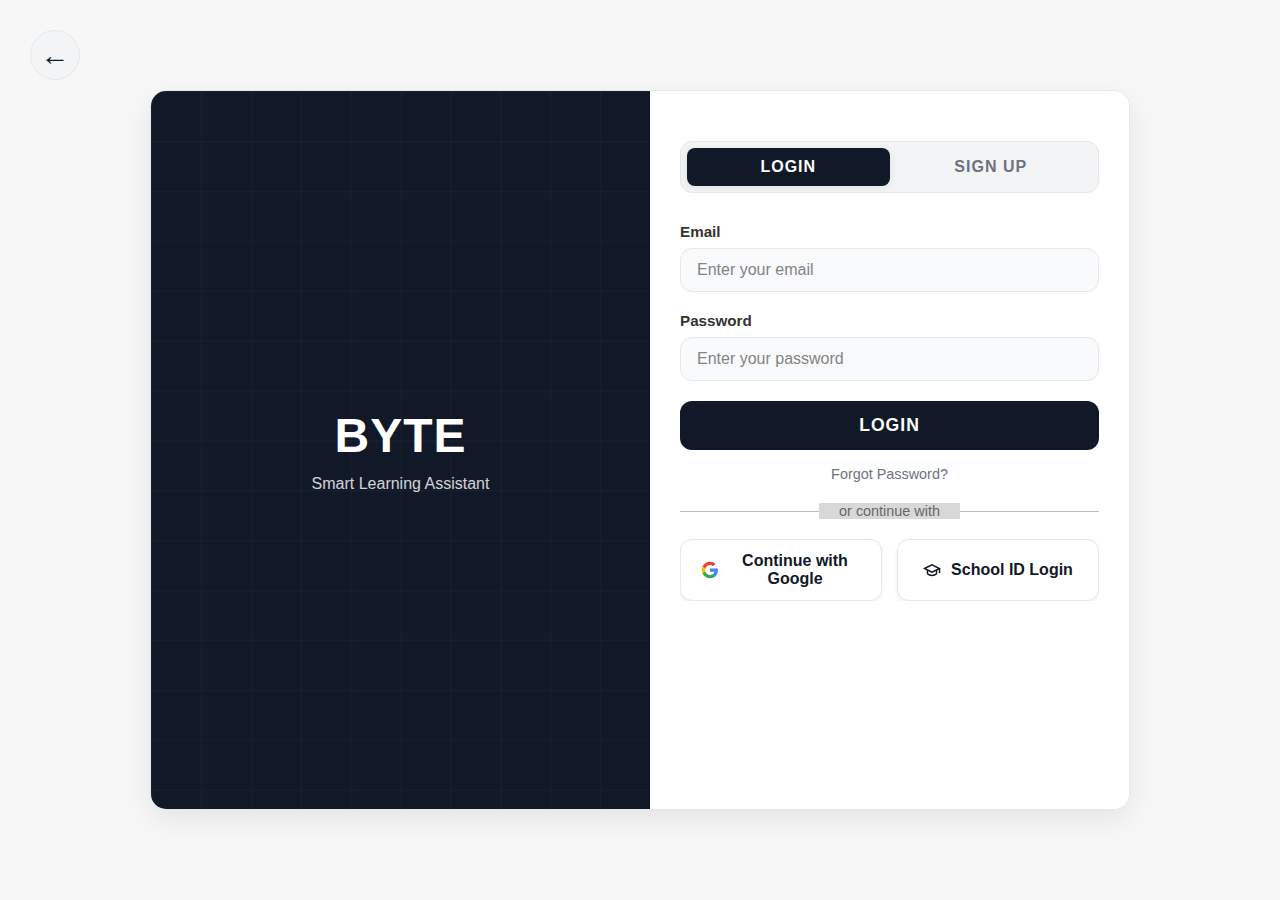
<file: auth.html>
<!DOCTYPE html>
<html lang="en">
<head>
    <meta charset="UTF-8">
    <meta name="viewport" content="width=device-width, initial-scale=1.0">
    <title>BYTE - Login & Sign Up</title>
    <link rel="stylesheet" href="auth-styles.css">
</head>
<body>
    <!-- Auth Page -->
    <div class="auth-page">
        <div class="back-btn" onclick="goToHomepage()"></div>
        <div class="auth-container">
            <div class="left-panel">
                <div class="auth-logo">
                    <h1>BYTE</h1>
                    <p>Smart Learning Assistant</p>
                </div>
            </div>

            <div class="right-panel">
                <div class="auth-toggle">
                    <button class="toggle-btn active" onclick="showLogin()">LOGIN</button>
                    <button class="toggle-btn" onclick="showSignup()">SIGN UP</button>
                </div>

                <div class="form-container">
                    <!-- Login Form -->
                    <form class="login-form active" id="loginForm">
                        <div class="form-group">
                            <label for="loginEmail">Email</label>
                            <input type="email" id="loginEmail" placeholder="Enter your email" required>
                        </div>
                        <div class="form-group">
                            <label for="loginPassword">Password</label>
                            <input type="password" id="loginPassword" placeholder="Enter your password" required>
                        </div>
                        <button type="submit" class="submit-btn">LOGIN</button>
                        <div class="forgot-password">
                            <a href="#" onclick="showForgotPassword()">Forgot Password?</a>
                        </div>
                    </form>

                    <!-- Signup Form -->
                    <form class="signup-form" id="signupForm">
                        <div class="form-group">
                            <label for="signupName">Full Name</label>
                            <input type="text" id="signupName" placeholder="Enter your full name" required>
                        </div>
                        <div class="form-group">
                            <label for="signupEmail">Email</label>
                            <input type="email" id="signupEmail" placeholder="Enter your email" required>
                        </div>
                        <div class="form-group">
                            <label for="signupPassword">Password</label>
                            <input type="password" id="signupPassword" placeholder="Create a password" required>
                        </div>
                        <div class="form-group">
                            <label for="confirmPassword">Confirm Password</label>
                            <input type="password" id="confirmPassword" placeholder="Confirm your password" required>
                        </div>
                        <button type="submit" class="submit-btn">CREATE ACCOUNT</button>
                    </form>

                    <!-- School Login Form -->
                    <form class="school-form" id="schoolForm">
                        <div class="form-group">
                            <label for="schoolName">Full Name</label>
                            <input type="text" id="schoolName" placeholder="Enter your full name" required>
                        </div>
                        <div class="form-group">
                            <label for="schoolEmail">School Email</label>
                            <input type="email" id="schoolEmail" placeholder="Enter your school email" required>
                        </div>
                        <div class="form-group">
                            <label for="schoolCoupon">Coupon Code</label>
                            <input type="text" id="schoolCoupon" placeholder="Enter your school coupon code" required>
                        </div>
                        <button type="submit" class="submit-btn">LOGIN WITH SCHOOL ID</button>
                        <div class="school-info">
                            <p>💡 Use your school email and the coupon code provided by your institution</p>
                        </div>
                    </form>

                    <div class="divider">
                        <span>or continue with</span>
                    </div>

                    <div class="social-login">
                        <button class="social-btn google-btn" onclick="socialLogin('google')">
                            <svg width="18" height="18" viewBox="0 0 24 24">
                                <path fill="#4285F4" d="M22.56 12.25c0-.78-.07-1.53-.2-2.25H12v4.26h5.92c-.26 1.37-1.04 2.53-2.21 3.31v2.77h3.57c2.08-1.92 3.28-4.74 3.28-8.09z"/>
                                <path fill="#34A853" d="M12 23c2.97 0 5.46-.98 7.28-2.66l-3.57-2.77c-.98.66-2.23 1.06-3.71 1.06-2.86 0-5.29-1.93-6.16-4.53H2.18v2.84C3.99 20.53 7.7 23 12 23z"/>
                                <path fill="#FBBC05" d="M5.84 14.09c-.22-.66-.35-1.36-.35-2.09s.13-1.43.35-2.09V7.07H2.18C1.43 8.55 1 10.22 1 12s.43 3.45 1.18 4.93l2.85-2.22.81-.62z"/>
                                <path fill="#EA4335" d="M12 5.38c1.62 0 3.06.56 4.21 1.64l3.15-3.15C17.45 2.09 14.97 1 12 1 7.7 1 3.99 3.47 2.18 7.07l3.66 2.84c.87-2.6 3.3-4.53 6.16-4.53z"/>
                            </svg>
                            Continue with Google
                        </button>
                        <button class="social-btn school-btn" onclick="showSchoolLogin()">
                            <svg width="18" height="18" viewBox="0 0 24 24" fill="none" stroke="currentColor" stroke-width="2">
                                <path d="M22 10v6M2 10l10-5 10 5-10 5z"/>
                                <path d="M6 12v5c3 3 9 3 12 0v-5"/>
                            </svg>
                            School ID Login
                        </button>
                    </div>
                </div>
            </div>
        </div>
    </div>

     <script src="auth-script.js"></script>
</body>
</html>
</file>
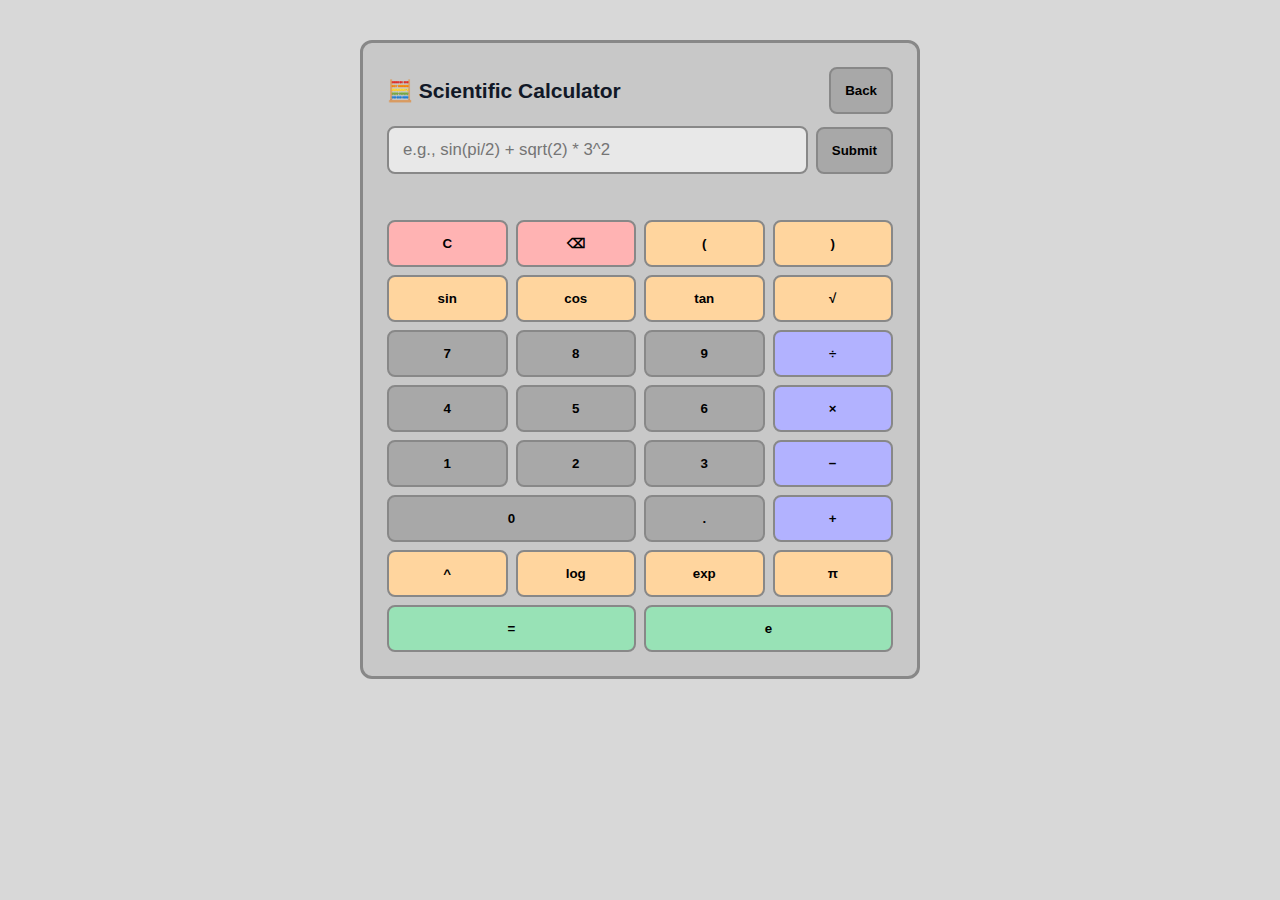
<file: calculator.html>
<!DOCTYPE html>
<html lang="en">
<head>
    <meta charset="UTF-8">
    <meta name="viewport" content="width=device-width, initial-scale=1.0">
    <title>BYTE - Calculator</title>
    <link rel="stylesheet" href="chatbot-styles.css">
    <style>
        body { background:#d8d8d8; font-family: Arial, sans-serif; }
        .wrap { max-width: 560px; margin: 40px auto; background:#c8c8c8; border:3px solid #888; border-radius:12px; padding:24px; }
        .topbar { display:flex; justify-content:space-between; align-items:center; margin-bottom:12px; }
        .display { display:flex; flex-direction:column; gap:8px; margin-bottom:12px; }
        .input { width:100%; padding:12px 14px; border:2px solid #888; border-radius:8px; background:#e8e8e8; font-size:1.05rem; }
        #result { min-height: 24px; margin-top: 2px; color:#111; font-weight:600; padding:4px 2px; }
        .grid { display:grid; grid-template-columns: repeat(4, 1fr); gap:8px; }
        .btn { padding:14px; border:2px solid #888; background:#a8a8a8; border-radius:8px; font-weight:700; cursor:pointer; text-align:center; }
        .btn.op { background:#b2b2ff; }
        .btn.fn { background:#ffd59e; }
        .btn.ctrl { background:#ffb3b3; }
        .btn.equals { background:#98e2b6; grid-column: span 2; }
        .btn.zero { grid-column: span 2; }
        .btn:hover { filter: brightness(0.95); }
    </style>
    <script>
        async function evalServer(expr){
            const res = await fetch('/api/calc', { method:'POST', headers:{'Content-Type':'application/json'}, credentials:'include', body: JSON.stringify({ expression: expr }) });
            const data = await res.json();
            if (!res.ok) throw new Error(data.error || 'Calculation failed');
            return data.result;
        }
        function insert(val){ const i = document.getElementById('expr'); i.value += val; i.focus(); }
        function clr(){ const i = document.getElementById('expr'); i.value=''; document.getElementById('result').textContent=''; i.focus(); }
        function bksp(){ const i = document.getElementById('expr'); i.value = i.value.slice(0, -1); i.focus(); }
        async function calc(){
            const i = document.getElementById('expr'); const out = document.getElementById('result');
            const expr = (i.value||'').trim(); if(!expr){ out.textContent='Enter an expression'; return; }
            out.textContent = 'Calculating...';
            try { const r = await evalServer(expr); out.textContent = `Result: ${r}`; }
            catch(e){ out.textContent = `Error: ${e.message}`; }
        }
        function back(){ window.history.length > 1 ? window.history.back() : window.location.href = 'chatbot.html'; }
        document.addEventListener('DOMContentLoaded',()=>{ document.getElementById('expr').addEventListener('keydown',e=>{ if(e.key==='Enter'){ calc(); } }); });
    </script>
</head>
<body>
    <div class="wrap">
        <div class="topbar">
            <h2 style="margin:0">🧮 Scientific Calculator</h2>
            <button class="btn" style="flex:none" onclick="back()">Back</button>
        </div>
        <div class="display">
            <div style="display:flex; gap:8px; align-items:center;">
                <input id="expr" class="input" placeholder="e.g., sin(pi/2) + sqrt(2) * 3^2" style="flex:1;">
                <button class="btn" onclick="calc()" title="Submit">Submit</button>
            </div>
            <div id="result"></div>
        </div>
        <div class="grid">
            <button class="btn ctrl" onclick="clr()">C</button>
            <button class="btn ctrl" onclick="bksp()">⌫</button>
            <button class="btn fn" onclick="insert('(')">(</button>
            <button class="btn fn" onclick="insert(')')">)</button>

            <button class="btn fn" onclick="insert('sin(')">sin</button>
            <button class="btn fn" onclick="insert('cos(')">cos</button>
            <button class="btn fn" onclick="insert('tan(')">tan</button>
            <button class="btn fn" onclick="insert('sqrt(')">√</button>

            <button class="btn" onclick="insert('7')">7</button>
            <button class="btn" onclick="insert('8')">8</button>
            <button class="btn" onclick="insert('9')">9</button>
            <button class="btn op" onclick="insert('/')">÷</button>

            <button class="btn" onclick="insert('4')">4</button>
            <button class="btn" onclick="insert('5')">5</button>
            <button class="btn" onclick="insert('6')">6</button>
            <button class="btn op" onclick="insert('*')">×</button>

            <button class="btn" onclick="insert('1')">1</button>
            <button class="btn" onclick="insert('2')">2</button>
            <button class="btn" onclick="insert('3')">3</button>
            <button class="btn op" onclick="insert('-')">−</button>

            <button class="btn zero" onclick="insert('0')">0</button>
            <button class="btn" onclick="insert('.')">.</button>
            <button class="btn op" onclick="insert('+')">+</button>

            <button class="btn fn" onclick="insert('^')">^</button>
            <button class="btn fn" onclick="insert('log(')">log</button>
            <button class="btn fn" onclick="insert('exp(')">exp</button>
            <button class="btn fn" onclick="insert('pi')">π</button>

            <button class="btn equals" onclick="calc()">=</button>
            <button class="btn fn equals" onclick="insert('e')">e</button>
        </div>
    </div>
</body>
</html>
</file>
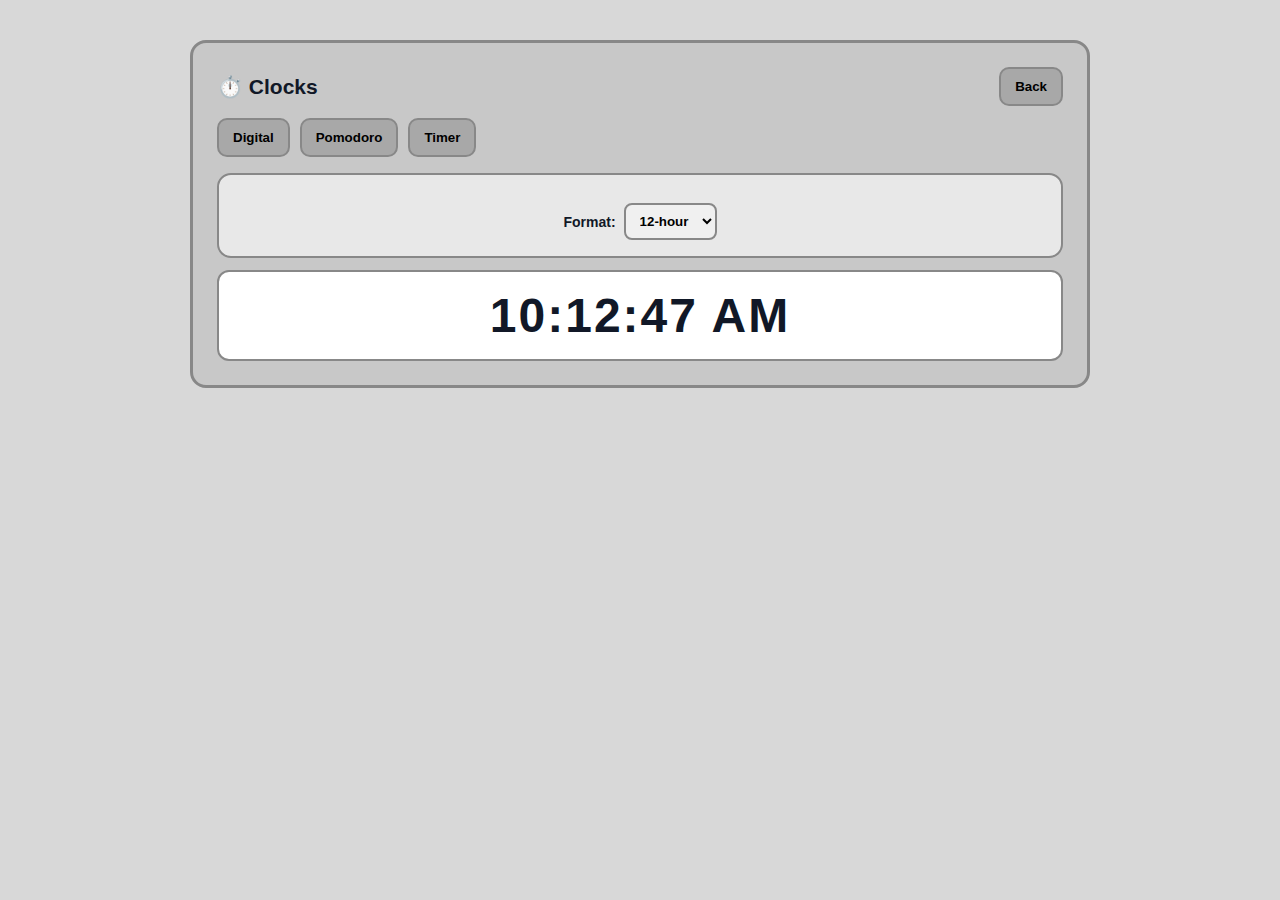
<file: clock.html>
<!DOCTYPE html>
<html lang="en">
<head>
    <meta charset="UTF-8">
    <meta name="viewport" content="width=device-width, initial-scale=1.0">
    <title>BYTE - Clocks</title>
    <link rel="stylesheet" href="chatbot-styles.css">
    <style>
        body { background:#d8d8d8; font-family: Arial, sans-serif; }
        .wrap { max-width: 900px; margin: 40px auto; background:#c8c8c8; border:3px solid #888; border-radius:16px; padding:24px; }
        .tabs { display:flex; gap:10px; margin-bottom:16px; flex-wrap: wrap; }
        .btn { padding:10px 14px; border:2px solid #888; border-radius:10px; background:#a8a8a8; font-weight:700; cursor:pointer; }
        .btn:hover { filter:brightness(0.95); }
        .section { display:none; }
        .section.active { display:block; }
        .row { display:flex; gap:12px; margin:12px 0; align-items:center; flex-wrap: wrap; }
        .num { width:110px; padding:10px; border:2px solid #888; border-radius:10px; background:#e8e8e8; text-align:center; font-weight:700; }
        .pill { padding:8px 12px; border:2px solid #888; border-radius:999px; background:#b8f0b8; font-weight:700; }
        .card { background:#e8e8e8; border:2px solid #888; border-radius:14px; padding:16px; }

        /* Digital clock */
        .clock-display { font-size: 3rem; font-weight: 900; text-align:center; padding: 16px 24px; border:2px solid #888; border-radius:12px; background:#ffffff; letter-spacing: 2px; }
        .options { display:flex; gap:10px; align-items:center; justify-content:center; margin-top:12px; }
        label.switch { display:inline-flex; align-items:center; gap:8px; font-weight:700; }
        select { padding:8px 10px; border:2px solid #888; border-radius:8px; background:#f0f0f0; font-weight:700; }

        /* Pomodoro visuals (flat card with progress bar) */
        .pomo-display { font-size: 3rem; font-weight: 900; text-align:center; padding: 16px 24px; border:2px solid #888; border-radius:12px; background:#ffffff; letter-spacing: 2px; min-width: 260px; }
        .pbar { width: 100%; height: 12px; background:#eee; border:2px solid #888; border-radius: 999px; overflow: hidden; }
        .pbar .bar { height: 100%; width: 0%; background: linear-gradient(90deg, #98e2b6, #4ade80); transition: width 0.3s ease; }
        .pomo-controls { display:flex; gap:10px; justify-content:center; flex-wrap: wrap; }

        /* Timer card */
        .timer-card { display:flex; align-items:center; justify-content:center; gap:16px; }
        .timer-display { font-size:56px; font-weight:900; padding:10px 18px; border:2px solid #888; border-radius:12px; background:#fff; min-width:200px; text-align:center; }
    </style>
    <script>
        // Digital clock helpers
        let hour12 = true;
        function setMode(sel){ hour12 = (sel.value === '12'); updateDigital(); }
        function updateDigital(){
            const el = document.getElementById('digitalNow');
            const opts = { hour12: hour12, hour: '2-digit', minute: '2-digit', second: '2-digit' };
            el.textContent = new Date().toLocaleTimeString([], opts);
        }

        // Timer
        let timerId = null, timerLeft = 0, timerTotal = 0;
        function startTimer(){
            const m = parseInt(document.getElementById('timerMin').value||'0',10);
            const s = parseInt(document.getElementById('timerSec').value||'0',10);
            timerLeft = m*60 + s;
            timerTotal = timerLeft;
            updateTimerDisplay();
            if (timerId) clearInterval(timerId);
            timerId = setInterval(()=>{ if (timerLeft>0){ timerLeft--; updateTimerDisplay(); } else { clearInterval(timerId); alert('Timer finished!'); } }, 1000);
        }
        function stopTimer(){ if (timerId) clearInterval(timerId); }
        function resetTimer(){ stopTimer(); timerLeft = 0; timerTotal = 0; updateTimerDisplay(); }
        function updateTimerDisplay(){
            const mm = Math.floor(timerLeft/60).toString().padStart(2,'0');
            const ss = (timerLeft%60).toString().padStart(2,'0');
            document.getElementById('timerDisplay').textContent = `${mm}:${ss}`;
            const pct = timerTotal>0 ? Math.min(100, Math.max(0, ((timerTotal - timerLeft)/timerTotal)*100)) : 0;
            const bar = document.getElementById('timerBar');
            if (bar) bar.style.width = pct + '%';
        }

        // Pomodoro
        let pomoId = null, pomoLeft = 0, pomoMode = 'focus', focusM=25, breakM=5;
        function applyPomoSettings(){ focusM = parseInt(document.getElementById('pFocus').value||'25',10); breakM = parseInt(document.getElementById('pBreak').value||'5',10); }
        function startPomodoro(){ applyPomoSettings(); switchPomo('focus'); if (pomoId) clearInterval(pomoId); pomoId = setInterval(pomoTick, 1000); }
        function stopPomodoro(){ if (pomoId) clearInterval(pomoId); }
        function resetPomodoro(){ stopPomodoro(); switchPomo('focus'); }
        function switchPomo(mode){ pomoMode = mode; pomoLeft = (mode==='focus'? focusM: breakM)*60; updatePomoDisplay(); }
        function pomoTick(){ if (pomoLeft>0){ pomoLeft--; updatePomoDisplay(); } else { if (pomoMode==='focus'){ alert('Focus done! Break time.'); switchPomo('break'); } else { alert('Break done! Back to focus.'); switchPomo('focus'); } } }
        function updatePomoDisplay(){
            const total = (pomoMode==='focus'? focusM: breakM)*60;
            const mm=Math.floor(pomoLeft/60).toString().padStart(2,'0');
            const ss=(pomoLeft%60).toString().padStart(2,'0');
            document.getElementById('pomoDisplay').textContent=`${mm}:${ss}`;
            document.getElementById('pomoMode').textContent = pomoMode.toUpperCase();
            const pct = total>0 ? Math.min(100, Math.max(0, ((total - pomoLeft)/total)*100)) : 0;
            const bar = document.getElementById('pomoBar');
            if (bar) bar.style.width = pct + '%';
        }

        function showTab(id){ document.querySelectorAll('.section').forEach(s=>s.classList.remove('active')); document.getElementById(id).classList.add('active'); }
        document.addEventListener('DOMContentLoaded', ()=>{ showTab('tab-digital'); updateDigital(); setInterval(updateDigital, 500); });
    </script>
</head>
<body>
    <div class="wrap">
        <div style="display:flex; justify-content:space-between; align-items:center; margin-bottom:12px;">
            <h2 style="margin:0;">⏱️ Clocks</h2>
            <button class="btn" onclick="window.location.href='chatbot.html'">Back</button>
        </div>
        <div class="tabs">
            <button class="btn" onclick="showTab('tab-digital')">Digital</button>
            <button class="btn" onclick="showTab('tab-pomodoro')">Pomodoro</button>
            <button class="btn" onclick="showTab('tab-timer')">Timer</button>
        </div>

        <div id="tab-digital" class="section">
            <div class="card" style="margin-bottom:12px;">
                <div class="options">
                    <label class="switch">Format:
                        <select onchange="setMode(this)">
                            <option value="12" selected>12-hour</option>
                            <option value="24">24-hour</option>
                        </select>
                    </label>
                </div>
            </div>
            <div class="clock-display" id="digitalNow">--:--:--</div>
        </div>

        <div id="tab-pomodoro" class="section">
            <div class="card" style="margin-bottom:12px;">
                <div class="row" style="justify-content:center;">
                    <span class="pill" id="pomoMode">FOCUS</span>
                </div>
                <div class="row" style="justify-content:center;">
                    <div class="pomo-display" id="pomoDisplay">25:00</div>
                </div>
                <div class="row">
                    <div class="pbar" style="flex:1;">
                        <div class="bar" id="pomoBar"></div>
                    </div>
                </div>
            </div>
            <div class="row" style="justify-content:center;">
                <label>Focus (min): <input class="num" id="pFocus" type="number" value="25" min="1"></label>
                <label>Break (min): <input class="num" id="pBreak" type="number" value="5" min="1"></label>
            </div>
            <div class="pomo-controls">
                <button class="btn" onclick="startPomodoro()">Start</button>
                <button class="btn" onclick="stopPomodoro()">Stop</button>
                <button class="btn" onclick="resetPomodoro()">Reset</button>
            </div>
        </div>

        <div id="tab-timer" class="section">
            <div class="card" style="padding:20px;">
                <div class="timer-card">
                    <div class="timer-display" id="timerDisplay">00:00</div>
                    <div style="display:flex; flex-direction:column; gap:8px;">
                        <label>Minutes <input class="num" id="timerMin" type="number" value="0" min="0"></label>
                        <label>Seconds <input class="num" id="timerSec" type="number" value="0" min="0" max="59"></label>
                    </div>
                </div>
                <div class="row">
                    <div class="pbar" style="flex:1;">
                        <div class="bar" id="timerBar"></div>
                    </div>
                </div>
                <div class="row" style="justify-content:center;">
                    <button class="btn" onclick="startTimer()">Start</button>
                    <button class="btn" onclick="stopTimer()">Stop</button>
                    <button class="btn" onclick="resetTimer()">Reset</button>
                </div>
            </div>
        </div>
    </div>
</body>
</html>
</file>
<file: auth-styles.css>
* {
    margin: 0;
    padding: 0;
    box-sizing: border-box;
}

body {
    font-family: 'Arial', sans-serif;
    background: #f7f7f8; /* ChatGPT-like neutral */
    overflow-x: hidden;
    color: #111827;
}

/* Auth Page */
.auth-page {
    width: 100vw;
    height: 100vh;
    background: #f7f7f8;
    border: none;
    box-sizing: border-box;
    position: relative;
    display: flex;
    align-items: center;
    justify-content: center;
}

.back-btn {
    position: absolute;
    top: 30px;
    left: 30px;
    width: 50px;
    height: 50px;
    background: #f3f4f6;
    border: 1px solid #e5e7eb;
    border-radius: 50%;
    display: flex;
    align-items: center;
    justify-content: center;
    cursor: pointer;
    transition: all 0.3s ease;
    z-index: 10;
}

.back-btn:hover {
    background: #e5e7eb;
}

.back-btn::after {
    content: '←';
    font-size: 1.8rem;
    color: #111827;
    font-weight: bold;
}

.auth-container {
    width: 90%;
    max-width: 980px;
    height: 80vh;
    min-height: 600px;
    max-height: 800px;
    background: #ffffff;
    border: 1px solid #e5e7eb;
    border-radius: 16px;
    display: flex;
    overflow: hidden;
    box-shadow: 0 10px 30px rgba(0, 0, 0, 0.08);
}

/* Left Panel */
.left-panel {
    flex: 1;
    background: #111827;
    display: flex;
    align-items: center;
    justify-content: center;
    padding: 40px;
    position: relative;
}

.left-panel::before {
    content: '';
    position: absolute;
    top: 0;
    left: 0;
    right: 0;
    bottom: 0;
    background: url('data:image/svg+xml,<svg xmlns="http://www.w3.org/2000/svg" viewBox="0 0 100 100"><defs><pattern id="grid" width="10" height="10" patternUnits="userSpaceOnUse"><path d="M 10 0 L 0 0 0 10" fill="none" stroke="%23ffffff" stroke-width="0.5" opacity="0.1"/></pattern></defs><rect width="100" height="100" fill="url(%23grid)"/></svg>');
    opacity: 0.3;
}

.auth-logo {
    text-align: center;
    z-index: 2;
}

.auth-logo h1 {
    font-size: 3rem;
    font-weight: 800;
    color: #ffffff;
    letter-spacing: 1px;
    margin-bottom: 12px;
}

.auth-logo p {
    font-size: 1rem;
    color: #e5e7eb;
    opacity: 0.9;
    font-weight: 400;
}

/* Right Panel */
.right-panel {
    flex: 1;
    background: #ffffff;
    padding: 30px;
    display: flex;
    flex-direction: column;
    justify-content: flex-start;
    overflow-y: auto;
    max-height: 100%;
}

.auth-toggle {
    display: flex;
    margin: 20px 0 30px 0;
    background: #f3f4f6;
    border-radius: 12px;
    padding: 6px;
    border: 1px solid #e5e7eb;
}

.toggle-btn {
    flex: 1;
    padding: 10px 16px;
    background: transparent;
    color: #6b7280;
    border: none;
    border-radius: 8px;
    font-size: 1rem;
    font-weight: 600;
    cursor: pointer;
    transition: all 0.3s ease;
    text-transform: uppercase;
    letter-spacing: 1px;
}

.toggle-btn.active {
    background: #111827;
    color: #fff;
    box-shadow: 0 2px 8px rgba(0, 0, 0, 0.08);
}

.toggle-btn:hover:not(.active) {
    background: #e5e7eb;
    color: #111827;
}

/* Forms */
.form-container {
    position: relative;
}

.login-form, .signup-form {
    display: none;
}

.login-form.active, .signup-form.active {
    display: block;
}

.form-group {
    margin-bottom: 20px;
}

.form-group label {
    display: block;
    margin-bottom: 8px;
    color: #333;
    font-weight: 600;
    font-size: 0.95rem;
}

.form-group input {
    width: 100%;
    padding: 12px 16px;
    background: #f9fafb;
    border: 1px solid #e5e7eb;
    border-radius: 12px;
    font-size: 1rem;
    color: #111827;
    transition: all 0.3s ease;
    outline: none;
}

.form-group input:focus {
    border-color: #9ca3af;
    background: #ffffff;
    box-shadow: 0 0 0 3px rgba(17,24,39,0.15);
}

.form-group input::placeholder {
    color: #666;
    opacity: 0.8;
}

/* Password Strength */
.password-strength {
    margin-top: 10px;
}

.strength-bar {
    width: 100%;
    height: 6px;
    background: #e0e0e0;
    border-radius: 3px;
    overflow: hidden;
    margin-bottom: 8px;
}

.strength-fill {
    height: 100%;
    transition: all 0.3s ease;
    border-radius: 3px;
}

.strength-fill.weak {
    width: 33%;
    background: #ff4757;
}

.strength-fill.medium {
    width: 66%;
    background: #ffa502;
}

.strength-fill.strong {
    width: 100%;
    background: #2ed573;
}

#strengthText {
    font-size: 0.85rem;
    font-weight: 500;
}

#strengthText.weak {
    color: #ff4757;
}

#strengthText.medium {
    color: #ffa502;
}

#strengthText.strong {
    color: #2ed573;
}

.submit-btn {
    width: 100%;
    padding: 14px 20px;
    background: #111827;
    color: #fff;
    border: none;
    border-radius: 12px;
    font-size: 1.1rem;
    font-weight: 600;
    cursor: pointer;
    transition: all 0.3s ease;
    text-transform: uppercase;
    letter-spacing: 1px;
    margin-bottom: 15px;
}

.submit-btn:hover {
    background: #0f172a;
}

.submit-btn:active {
    transform: translateY(0);
}

.forgot-password {
    text-align: center;
    margin-bottom: 20px;
}

.forgot-password a {
    color: #6b7280;
    text-decoration: none;
    font-size: 0.9rem;
    font-weight: 500;
    transition: color 0.3s ease;
}

.forgot-password a:hover {
    color: #111827;
}

/* Divider */
.divider {
    position: relative;
    text-align: center;
    margin: 20px 0;
    color: #666;
    font-size: 0.9rem;
}

.divider::before {
    content: '';
    position: absolute;
    top: 50%;
    left: 0;
    right: 0;
    height: 1px;
    background: #bbb;
    z-index: 1;
}

.divider span {
    background: #d8d8d8;
    padding: 0 20px;
    position: relative;
    z-index: 2;
}

/* Social Login */
.social-login {
    display: flex;
    gap: 15px;
}

.social-btn {
    flex: 1;
    padding: 12px 20px;
    background: #f9fafb;
    color: #111827;
    border: 1px solid #e5e7eb;
    border-radius: 12px;
    font-size: 1rem;
    font-weight: 600;
    cursor: pointer;
    transition: all 0.3s ease;
    display: flex;
    align-items: center;
    justify-content: center;
    gap: 10px;
}

.social-btn:hover {
    background: #f3f4f6;
    border-color: #d1d5db;
}

.social-btn span {
    font-size: 1.2rem;
}

/* Google Button Specific Styling */
.google-btn {
    background: #fff !important;
    color: #111827 !important;
    border: 1px solid #e5e7eb !important;
    box-shadow: 0 2px 4px rgba(0,0,0,0.06);
}

.google-btn:hover {
    background: #f9fafb !important;
    border-color: #d1d5db !important;
}

.google-btn svg {
    flex-shrink: 0;
}

/* School Button Specific Styling */
.school-btn {
    background: #fff !important;
    color: #111827 !important;
    border: 1px solid #e5e7eb !important;
    box-shadow: 0 2px 4px rgba(0,0,0,0.06);
}

.school-btn:hover {
    background: #f9fafb !important;
    border-color: #d1d5db !important;
}

.school-btn svg {
    flex-shrink: 0;
}

/* School Form Styling */
.school-form {
    display: none;
    opacity: 0;
    transform: translateY(20px);
    transition: all 0.3s ease;
}

.school-form.active {
    display: block;
    opacity: 1;
    transform: translateY(0);
}

.school-info {
    margin-top: 15px;
    padding: 10px;
    background: #f3f4f6;
    border-radius: 8px;
    border-left: 4px solid #e5e7eb;
}

.school-info p {
    margin: 0;
    font-size: 0.85rem;
    color: #2e7d32;
    line-height: 1.4;
}

/* Animation for form switching */
.form-container {
    overflow: hidden;
}

.login-form, .signup-form {
    transition: all 0.3s ease;
}

/* Loading animation */
.loading {
    position: relative;
    pointer-events: none;
}

.loading::after {
    content: '';
    position: absolute;
    top: 50%;
    left: 50%;
    width: 20px;
    height: 20px;
    margin: -10px 0 0 -10px;
    border: 2px solid transparent;
    border-top: 2px solid #fff;
    border-radius: 50%;
    animation: spin 1s linear infinite;
}

@keyframes spin {
    to {
        transform: rotate(360deg);
    }
}

/* Responsive Design */
@media (max-width: 768px) {
    .auth-container {
        width: 95%;
        height: 90vh;
        flex-direction: column;
    }

    .left-panel {
        flex: 0.4;
        padding: 20px;
    }

    .auth-logo h1 {
        font-size: 3rem;
    }

    .auth-logo p {
        font-size: 1.1rem;
    }

    .right-panel {
        flex: 0.6;
        padding: 30px 20px;
    }

    .social-login {
        flex-direction: column;
    }

    .back-btn {
        top: 20px;
        left: 20px;
        width: 40px;
        height: 40px;
    }

    .back-btn::after {
        font-size: 1.5rem;
    }
}

@media (max-width: 480px) {
    .auth-container {
        width: 100%;
        height: 100vh;
        border-radius: 0;
    }

    .left-panel {
        padding: 15px;
    }

    .auth-logo h1 {
        font-size: 2.5rem;
    }

    .right-panel {
        padding: 20px 15px;
    }

    .form-group input {
        padding: 12px 16px;
    }

    .submit-btn {
        padding: 14px 16px;
    }
}
</file>
<file: chatbot-styles.css>
* {
    margin: 0;
    padding: 0;
    box-sizing: border-box;
}

body {
    font-family: 'Arial', sans-serif;
    background: #ffffff; /* White background */
    /* Allow internal panels to scroll; page itself stays fixed */
    overflow: hidden;
    font-size: 14px;
    color: #111827;
}

/* Main Chatbot Page Layout */
.chatbot-page {
    width: 100vw;
    /* Use dynamic viewport units so mobile toolbars don't crop content */
    height: 100dvh;
    background: #ffffff;
    border: none;
    box-sizing: border-box;
    display: flex;
    position: relative;
}

/* Sidebar */
.sidebar {
    width: 280px;
    background: #ffffff;
    border-right: 1px solid #e5e7eb;
    display: flex;
    flex-direction: column;
    transition: all 0.3s ease;
    z-index: 200;
}

.sidebar.collapsed {
    width: 0;
    min-width: 0;
    overflow: hidden;
}

.sidebar-header {
    padding: 16px;
    border-bottom: 1px solid #e5e7eb;
    background: #ffffff;
}

.sidebar-header h3 {
    font-size: 0.95rem;
    font-weight: 700;
    color: #6b7280;
    margin-bottom: 12px;
    text-transform: uppercase;
    letter-spacing: 0.04em;
}

.new-chat-btn {
    width: 100%;
    padding: 10px 14px;
    background: #f3f4f6;
    color: #111827;
    border: 1px solid #e5e7eb;
    border-radius: 10px;
    font-size: 0.95rem;
    font-weight: 600;
    cursor: pointer;
    transition: background 0.2s ease, border-color 0.2s ease;
}

.new-chat-btn:hover {
    background: #e5e7eb;
    border-color: #d1d5db;
}

/* Chat List */
.chat-list {
    flex: 1;
    overflow-y: auto;
    padding: 10px;
}

.no-chats {
    text-align: center;
    color: #666;
    font-style: italic;
    padding: 20px;
    line-height: 1.4;
}

.chat-item {
    display: flex;
    align-items: center;
    justify-content: space-between;
    padding: 12px;
    margin-bottom: 8px;
    background: transparent;
    border: 1px solid transparent;
    border-radius: 10px;
    cursor: pointer;
    transition: all 0.3s ease;
}

.chat-item:hover {
    background: #f3f4f6;
    border-color: #e5e7eb;
}

.chat-item.active {
    background: #eef2ff;
    border-color: #c7d2fe;
}

.chat-item-content {
    flex: 1;
    min-width: 0;
}

.chat-title {
    font-size: 0.9rem;
    font-weight: 600;
    color: #333;
    margin-bottom: 4px;
    overflow: hidden;
    text-overflow: ellipsis;
    white-space: nowrap;
}

.chat-preview {
    font-size: 0.8rem;
    color: #666;
    overflow: hidden;
    text-overflow: ellipsis;
    white-space: nowrap;
}

.chat-date {
    font-size: 0.8rem;
    color: #666;
}

.chat-item-actions {
    margin-left: 8px;
    display: flex;
    gap: 5px;
}

.chat-action-btn {
    background: none;
    border: none;
    font-size: 1rem;
    cursor: pointer;
    padding: 4px;
    border-radius: 4px;
    color: #666;
    transition: all 0.2s ease;
}

.chat-action-btn:hover {
    background: #999;
    color: #fff;
}

/* Chat Rename Input Field */
.chat-rename-input {
    width: 100%;
    background: #e8e8e8;
    border: 1px solid #999;
    border-radius: 4px;
    padding: 4px 8px;
    font-size: 0.9rem;
    font-weight: 600;
    color: #333;
    outline: none;
    box-shadow: 0 0 0 2px transparent;
    transition: box-shadow 0.2s ease;
}

.chat-rename-input:focus {
    box-shadow: 0 0 0 2px #4CAF50;
}

/* Sidebar Footer */
.sidebar-footer {
    padding: 12px 16px;
    border-top: 1px solid #e5e7eb;
    background: #ffffff;
}

.user-info {
    display: flex;
    align-items: center;
    gap: 10px;
    margin-bottom: 12px;
    padding: 8px;
    background: #f9fafb;
    border-radius: 10px;
}

.user-avatar-small {
    width: 35px;
    height: 35px;
    background: #111827;
    color: #fff;
    border-radius: 50%;
    display: flex;
    align-items: center;
    justify-content: center;
    font-weight: 600;
    font-size: 1rem;
}

.user-details {
    flex: 1;
    min-width: 0;
}

.user-name {
    font-size: 0.9rem;
    font-weight: 600;
    color: #333;
    overflow: hidden;
    text-overflow: ellipsis;
    white-space: nowrap;
}

.user-email {
    font-size: 0.8rem;
    color: #666;
    overflow: hidden;
    text-overflow: ellipsis;
    white-space: nowrap;
}

.logout-btn {
    width: 100%;
    padding: 10px;
    background: #ef4444;
    color: #fff;
    border: none;
    border-radius: 8px;
    font-size: 0.9rem;
    font-weight: 600;
    cursor: pointer;
    transition: background 0.2s ease;
}

.logout-btn:hover {
    background: #dc2626;
}

/* Main Chat Area */
.main-chat-area {
    flex: 1;
    display: flex;
    flex-direction: column;
    min-width: 0;
}

/* Header */
.chat-header {
    background: #ffffff;
    border-bottom: 1px solid #e5e7eb;
    padding: 12px 16px;
    display: flex;
    align-items: center;
    justify-content: space-between;
    position: relative;
    z-index: 100;
}

.sidebar-toggle {
    width: 40px;
    height: 40px;
    background: #f3f4f6;
    border: 1px solid #e5e7eb;
    border-radius: 50%;
    display: flex;
    align-items: center;
    justify-content: center;
    cursor: pointer;
    transition: all 0.3s ease;
    font-size: 1.2rem;
    color: #111827;
}

.sidebar-toggle:hover {
    background: #e5e7eb;
}

.header-content {
    text-align: center;
    flex: 1;
    margin: 0 20px;
}

.chat-logo {
    font-size: 1.25rem;
    font-weight: 800;
    color: #111827;
    letter-spacing: 0.02em;
    margin-bottom: 0;
}

.chat-subtitle {
    font-size: 0.85rem;
    color: #6b7280;
}

.chat-actions {
    display: flex;
    gap: 10px;
}

.action-header-btn {
    width: 40px;
    height: 40px;
    background: #f3f4f6;
    border: 1px solid #e5e7eb;
    border-radius: 50%;
    display: flex;
    align-items: center;
    justify-content: center;
    cursor: pointer;
    transition: all 0.3s ease;
    font-size: 1.1rem;
}

.action-header-btn:hover {
    background: #e5e7eb;
}

/* Chat Container */
.chat-container {
    flex: 1;
    overflow-y: auto;
    padding: 24px;
    display: flex;
    flex-direction: column;
    position: relative;
    background: #ffffff;
    -webkit-overflow-scrolling: touch; /* smooth scroll on iOS */
}

/* Welcome Section */
.welcome-section {
    display: flex;
    align-items: center;
    justify-content: center;
    min-height: 100%;
    text-align: center;
    background: #ffffff;
}

.welcome-content h2 {
    font-size: 2rem;
    font-weight: 800;
    color: #111827;
    margin-bottom: 8px;
}

.welcome-content p {
    font-size: 0.95rem;
    color: #6b7280;
    margin-bottom: 24px;
}

.quick-actions {
    display: grid;
    grid-template-columns: repeat(auto-fit, minmax(200px, 1fr));
    gap: 15px;
    max-width: 600px;
    margin: 0 auto;
}

.quick-btn {
    padding: 15px 20px;
    background: #b8b8b8;
    color: #333;
    border: 2px solid #888;
    border-radius: 12px;
    font-size: 1rem;
    font-weight: 600;
    cursor: pointer;
    transition: all 0.3s ease;
    display: flex;
    align-items: center;
    gap: 10px;
    justify-content: center;
}

.quick-btn:hover {
    background: #a8a8a8;
    transform: translateY(-2px);
    box-shadow: 0 4px 15px rgba(0, 0, 0, 0.1);
}

/* Chat Messages */
.chat-messages {
    display: flex;
    flex-direction: column;
    gap: 15px;
    padding-bottom: 20px;
}

.message {
    display: flex;
    gap: 10px;
    max-width: 80%;
    animation: messageSlide 0.3s ease-out;
}

.message.user {
    align-self: flex-end;
    flex-direction: row-reverse;
}

.message.bot {
    align-self: flex-start;
}

.message-avatar {
    width: 36px;
    height: 36px;
    border-radius: 50%;
    display: flex;
    align-items: center;
    justify-content: center;
    font-size: 1.1rem;
    flex-shrink: 0;
    border: 1px solid #e5e7eb;
}

.message.user .message-avatar {
    background: #a8a8a8;
}

.message.bot .message-avatar {
    background: #888;
    color: #fff;
}

.message-content {
    background: #ffffff;
    border: 1px solid #e5e7eb;
    border-radius: 16px;
    padding: 12px 16px;
    position: relative;
    word-wrap: break-word;
    line-height: 1.6;
}

.message.user .message-content {
    background: #f3f4f6;
    border-color: #e5e7eb;
}

/* NEW: Image Message Styles */
.message-content.image-message {
    padding: 8px;
    background: transparent;
    border: none;
}

.chat-image {
    max-width: 300px;
    max-height: 300px;
    width: auto;
    height: auto;
    border-radius: 12px;
    cursor: pointer;
    transition: all 0.3s ease;
    box-shadow: 0 4px 15px rgba(0, 0, 0, 0.1);
    border: 2px solid #aaa;
}

.chat-image:hover {
    transform: scale(1.02);
    box-shadow: 0 6px 20px rgba(0, 0, 0, 0.15);
}

.message.user .chat-image {
    border-color: #999;
}

/* Image Modal Styles */
.image-modal-overlay {
    position: fixed;
    top: 0;
    left: 0;
    width: 100vw;
    height: 100vh;
    background: rgba(0, 0, 0, 0.8);
    display: flex;
    align-items: center;
    justify-content: center;
    z-index: 10000;
    cursor: pointer;
    animation: fadeIn 0.3s ease;
}

.image-modal-content {
    position: relative;
    max-width: 90vw;
    max-height: 90vh;
    cursor: default;
}

.image-modal-close {
    position: absolute;
    top: -15px;
    right: -15px;
    width: 30px;
    height: 30px;
    background: #ff4757;
    color: white;
    border: none;
    border-radius: 50%;
    cursor: pointer;
    font-size: 1.2rem;
    display: flex;
    align-items: center;
    justify-content: center;
    z-index: 10001;
    transition: all 0.3s ease;
}

.image-modal-close:hover {
    background: #ff3742;
    transform: scale(1.1);
}

.image-modal-img {
    max-width: 100%;
    max-height: 100%;
    border-radius: 8px;
    box-shadow: 0 10px 30px rgba(0, 0, 0, 0.5);
}

.message-time {
    font-size: 0.8rem;
    color: #666;
    margin-top: 5px;
    text-align: right;
}

.message.bot .message-time {
    text-align: left;
}

/* Typing Indicator */
.typing-indicator {
    display: flex;
    align-items: center;
    gap: 10px;
    padding: 10px 0;
    color: #666;
}

.typing-dots {
    display: flex;
    gap: 4px;
}

.typing-dots span {
    width: 8px;
    height: 8px;
    background: #888;
    border-radius: 50%;
    animation: typingBounce 1.4s infinite ease-in-out;
}

.typing-dots span:nth-child(1) { animation-delay: -0.32s; }
.typing-dots span:nth-child(2) { animation-delay: -0.16s; }

@keyframes typingBounce {
    0%, 80%, 100% { transform: scale(0.8); opacity: 0.5; }
    40% { transform: scale(1); opacity: 1; }
}

@keyframes messageSlide {
    from {
        opacity: 0;
        transform: translateY(20px);
    }
    to {
        opacity: 1;
        transform: translateY(0);
    }
}

@keyframes fadeIn {
    from { opacity: 0; }
    to { opacity: 1; }
}

/* Input Area */
.input-area {
    background: #ffffff;
    border-top: 1px solid #e5e7eb;
    padding: 16px;
}

/* ENHANCED File Upload Area */
.file-upload-area {
    background: #f9fafb;
    border: 1px solid #e5e7eb;
    border-radius: 12px;
    padding: 12px;
    margin-bottom: 10px;
    display: flex;
    align-items: center;
    justify-content: space-between;
    animation: slideDown 0.3s ease;
}

.file-preview {
    display: flex;
    align-items: center;
    gap: 12px;
    color: #333;
    font-size: 0.9rem;
    flex: 1;
}

#filePreviewImage {
    max-width: 60px;
    max-height: 60px;
    border-radius: 6px;
    border: 1px solid #999;
    object-fit: cover;
}

.remove-file-btn {
    background: #ff4757;
    color: white;
    border: none;
    border-radius: 50%;
    width: 28px;
    height: 28px;
    cursor: pointer;
    font-size: 0.9rem;
    display: flex;
    align-items: center;
    justify-content: center;
    transition: all 0.3s ease;
    flex-shrink: 0;
}

.remove-file-btn:hover {
    background: #ff3742;
    transform: scale(1.1);
}

.input-container {
    display: flex;
    gap: 10px;
    align-items: flex-end;
}

.input-actions {
    display: flex;
    gap: 8px;
}

.action-btn {
    width: 40px;
    height: 40px;
    background: #f3f4f6;
    border: 1px solid #e5e7eb;
    border-radius: 50%;
    cursor: pointer;
    font-size: 1.1rem;
    display: flex;
    align-items: center;
    justify-content: center;
    transition: all 0.3s ease;
}

.action-btn:hover {
    background: #e5e7eb;
}

.action-btn.active {
    background: #111827;
    color: #fff;
    border-color: #111827;
}

.input-wrapper {
    flex: 1;
    display: flex;
    align-items: flex-end;
    gap: 10px;
}

#messageInput {
    flex: 1;
    background: #f9fafb;
    border: 1px solid #e5e7eb;
    border-radius: 20px;
    padding: 12px 16px;
    font-size: 1rem;
    color: #111827;
    resize: none;
    outline: none;
    transition: all 0.3s ease;
    min-height: 40px;
    max-height: 120px;
    line-height: 1.4;
    font-family: inherit;
}

#messageInput:focus {
    border-color: #d1d5db;
    background: #ffffff;
    box-shadow: 0 0 0 3px rgba(59,130,246,0.1);
}

#messageInput::placeholder {
    color: #666;
    opacity: 0.8;
}

.send-btn {
    width: 40px;
    height: 40px;
    background: #111827;
    color: #fff;
    border: none;
    border-radius: 50%;
    cursor: pointer;
    font-size: 1.2rem;
    display: flex;
    align-items: center;
    justify-content: center;
    transition: all 0.3s ease;
    flex-shrink: 0;
}

.send-btn:hover {
    background: #0f172a;
}

.send-btn:active {
    transform: scale(0.95);
}

.send-btn:disabled {
    background: #ccc;
    cursor: not-allowed;
    transform: none;
}

/* Voice Input */
.voice-indicator {
    display: flex;
    align-items: center;
    gap: 15px;
    padding: 12px;
    background: #b8b8b8;
    border: 2px solid #888;
    border-radius: 12px;
    margin-bottom: 10px;
    color: #333;
    animation: slideDown 0.3s ease;
}

.voice-wave {
    width: 20px;
    height: 20px;
    background: #ff4757;
    border-radius: 50%;
    animation: voicePulse 1s infinite;
}

@keyframes voicePulse {
    0%, 100% { transform: scale(1); opacity: 1; }
    50% { transform: scale(1.2); opacity: 0.7; }
}

@keyframes slideDown {
    from {
        opacity: 0;
        transform: translateY(-10px);
    }
    to {
        opacity: 1;
        transform: translateY(0);
    }
}

/* ENHANCED Drawing Modal */
.drawing-modal {
    position: fixed;
    top: 0;
    left: 0;
    width: 100vw;
    height: 100vh;
    background: rgba(0, 0, 0, 0.5);
    display: flex;
    align-items: center;
    justify-content: center;
    opacity: 0;
    visibility: hidden;
    transition: all 0.3s ease;
    z-index: 1000;
}

.drawing-modal.active {
    opacity: 1;
    visibility: visible;
}

.drawing-container {
    display: flex;
    flex-direction: column;
    align-items: stretch;
    justify-content: stretch;
    width: 95vw;
    height: 95vh;
    max-width: 95vw;
    max-height: 95vh;
    padding: 20px;
    background: #ffffff;
    border-radius: 12px;
    overflow: hidden;
    box-shadow: 0 4px 15px rgba(0,0,0,0.12);
}

.drawing-header {
    display: flex;
    justify-content: space-between;
    align-items: center;
    margin-bottom: 15px;
}

.drawing-header h3 {
    font-size: 1.5rem;
    color: #333;
    font-weight: 700;
}

.close-drawing {
    background: #ff4757;
    color: white;
    border: none;
    border-radius: 50%;
    width: 35px;
    height: 35px;
    cursor: pointer;
    font-size: 1.3rem;
    display: flex;
    align-items: center;
    justify-content: center;
    transition: all 0.3s ease;
}

.close-drawing:hover {
    background: #ff3742;
    transform: scale(1.1);
}

#drawingCanvas {
    flex: 1;
    width: 100%;
    height: 100%;
    background: white;
    border: 1px solid #e5e7eb;
    border-radius: 8px;
    cursor: crosshair;
    margin-bottom: 15px;
    box-shadow: 0 4px 15px rgba(0, 0, 0, 0.06);
    display: block;
    /* Prevent page from scrolling while drawing on touch devices */
    touch-action: none;
}


.drawing-controls {
    display: flex;
    align-items: center;
    gap: 15px;
    justify-content: center;
    flex-wrap: wrap;
}

.drawing-controls button {
    padding: 10px 16px;
    background: #a8a8a8;
    color: #333;
    border: 2px solid #888;
    border-radius: 6px;
    cursor: pointer;
    font-weight: 600;
    transition: all 0.3s ease;
    font-size: 0.9rem;
}


.drawing-controls button:hover {
    background: #999;
    color: #fff;
}

.drawing-controls button.active {
    background: #888;
    color: #fff;
}

.color-btn {
    width: 35px;
    height: 35px;
    border: 3px solid #888;
    border-radius: 50%;
    cursor: pointer;
    transition: all 0.3s ease;
    padding: 0;
}

.color-btn.black { background: black; }
.color-btn.red { background: red; }
.color-btn.blue { background: blue; }
.color-btn.green { background: green; }

.color-btn.active {
    transform: scale(1.2);
    box-shadow: 0 0 0 3px #888;
}

.color-btn:hover {
    transform: scale(1.1);
}

#brushSize {
    width: 120px;
    height: 6px;
    background: #bbb;
    border-radius: 3px;
    outline: none;
    cursor: pointer;
}

#brushSize::-webkit-slider-thumb {
    appearance: none;
    width: 18px;
    height: 18px;
    background: #888;
    border-radius: 50%;
    cursor: pointer;
}

#brushSize::-moz-range-thumb {
    width: 18px;
    height: 18px;
    background: #888;
    border-radius: 50%;
    cursor: pointer;
    border: none;
}

.submit-drawing {
    background: #888;
    color: white;
    border: none;
    border-radius: 8px;
    padding: 12px 24px;
    cursor: pointer;
    font-weight: 600;
    font-size: 1rem;
    transition: all 0.3s ease;
}

.submit-drawing:hover {
    background: #777;
    transform: translateY(-1px);
    box-shadow: 0 4px 15px rgba(0, 0, 0, 0.2);
}

/* Delete Modal */
.modal-overlay {
    position: fixed;
    top: 0;
    left: 0;
    width: 100vw;
    height: 100vh;
    background: rgba(0, 0, 0, 0.5);
    display: flex;
    align-items: center;
    justify-content: center;
    z-index: 2000;
    animation: fadeIn 0.3s ease;
}

.modal-content {
    background: #d8d8d8;
    border: 3px solid #888;
    border-radius: 15px;
    padding: 30px;
    max-width: 400px;
    width: 90%;
    text-align: center;
    box-shadow: 0 10px 30px rgba(0, 0, 0, 0.3);
}

.modal-content h3 {
    font-size: 1.5rem;
    color: #333;
    margin-bottom: 15px;
    font-weight: 700;
}

.modal-content p {
    font-size: 1rem;
    color: #666;
    margin-bottom: 25px;
    line-height: 1.4;
}

.modal-actions {
    display: flex;
    gap: 15px;
    justify-content: center;
}

.modal-btn {
    padding: 12px 24px;
    border: 2px solid #888;
    border-radius: 8px;
    font-size: 1rem;
    font-weight: 600;
    cursor: pointer;
    transition: all 0.3s ease;
    min-width: 80px;
}

.modal-btn.cancel {
    background: #c8c8c8;
    color: #333;
}

.modal-btn.cancel:hover {
    background: #b8b8b8;
}

.modal-btn.confirm {
    background: #ff4757;
    color: white;
}

.modal-btn.confirm:hover {
    background: #ff3742;
}

/* Loading States */
.loading {
    position: relative;
    pointer-events: none;
}

.loading::after {
    content: '';
    position: absolute;
    top: 50%;
    left: 50%;
    width: 20px;
    height: 20px;
    margin: -10px 0 0 -10px;
    border: 2px solid transparent;
    border-top: 2px solid #fff;
    border-radius: 50%;
    animation: spin 1s linear infinite;
}

@keyframes spin {
    to { transform: rotate(360deg); }
}

/* Drag and Drop Styles */
.drag-over {
    background: #e8f5e8 !important;
    border-color: #4CAF50 !important;
}

.drag-over::after {
    content: '📷 Drop your image here';
    position: absolute;
    top: 50%;
    left: 50%;
    transform: translate(-50%, -50%);
    background: rgba(76, 175, 80, 0.9);
    color: white;
    padding: 20px 30px;
    border-radius: 12px;
    font-size: 1.2rem;
    font-weight: 600;
    z-index: 1000;
    pointer-events: none;
}

/* Responsive Design */
@media (max-width: 968px) {
    .sidebar {
        position: absolute;
        left: 0;
        top: 0;
        height: 100%;
        z-index: 300;
        transform: translateX(-100%);
    }
    
    .sidebar:not(.collapsed) {
        transform: translateX(0);
    }
    
    .main-chat-area {
        width: 100%;
    }
    
    .chat-image {
        max-width: 250px;
        max-height: 250px;
    }
}

@media (max-width: 768px) {
    .sidebar {
        width: 280px;
    }
    
    .chat-header {
        padding: 10px 15px;
    }
    
    .chat-logo {
        font-size: 1.5rem;
    }
    
    .welcome-content h2 {
        font-size: 2rem;
    }
    
    .quick-actions {
        grid-template-columns: 1fr;
        max-width: 300px;
    }
    
    .message {
        max-width: 95%;
    }
    
    .chat-image {
        max-width: 200px;
        max-height: 200px;
    }
    
    .input-area {
        padding: 10px 15px;
    }
    
    .input-actions {
        flex-wrap: wrap;
        gap: 5px;
    }
    
    .action-btn {
        width: 35px;
        height: 35px;
        font-size: 1rem;
    }
    
   #drawingCanvas {
    width: 100%;
    height: auto;
    max-height: 70vh;
}

/* Prefer dynamic viewport height on modern mobile browsers */
@supports (height: 100dvh) {
    .chatbot-page { height: 100dvh !important; }
}


    
    .drawing-controls {
        justify-content: center;
    }
    
    .drawing-container {
        max-width: 95vw;
        padding: 15px;
    }
}

@media (max-width: 480px) {
    .sidebar {
        width: 100%;
    }
    
    .sidebar-toggle, .action-header-btn {
        width: 35px;
        height: 35px;
    }
    
    .chat-logo {
        font-size: 1.3rem;
    }
    
    .welcome-content h2 {
        font-size: 1.8rem;
    }
    
    .welcome-content p {
        font-size: 1rem;
    }
    
    .new-chat-btn {
        padding: 10px 12px;
        font-size: 0.9rem;
    }
    
    .chat-image {
        max-width: 150px;
        max-height: 150px;
    }
    
    .file-preview {
        gap: 8px;
    }
    
    #filePreviewImage {
        max-width: 40px;
        max-height: 40px;
    }
    
    .drawing-controls {
        gap: 10px;
    }
    
    .color-btn {
        width: 30px;
        height: 30px;
    }
    
    #brushSize {
        width: 80px;
    }
}

/* Additional animations and transitions */
.message-content img {
    transition: all 0.3s ease;
}

.file-upload-area {
    transition: all 0.3s ease;
}

.notification {
    animation: slideInRight 0.3s ease;
}

@keyframes slideInRight {
    from {
        transform: translateX(100%);
        opacity: 0;
    }
    to {
        transform: translateX(0);
        opacity: 1;
    }
}

@keyframes slideOutRight {
    from {
        transform: translateX(0);
        opacity: 1;
    }
    to {
        transform: translateX(100%);
        opacity: 0;
    }
}

/* Custom scrollbar for chat messages */
.chat-messages::-webkit-scrollbar {
    width: 6px;
}

.chat-messages::-webkit-scrollbar-track {
    background: #c8c8c8;
    border-radius: 3px;
}

.chat-messages::-webkit-scrollbar-thumb {
    background: #888;
    border-radius: 3px;
}

.chat-messages::-webkit-scrollbar-thumb:hover {
    background: #777;
}

/* Custom scrollbar for sidebar */
.chat-list::-webkit-scrollbar {
    width: 6px;
}

.chat-list::-webkit-scrollbar-track {
    background: #b8b8b8;
    border-radius: 3px;
}

.chat-list::-webkit-scrollbar-thumb {
    background: #999;
    border-radius: 3px;
}

.chat-list::-webkit-scrollbar-thumb:hover {
    background: #888;
}
</file>
